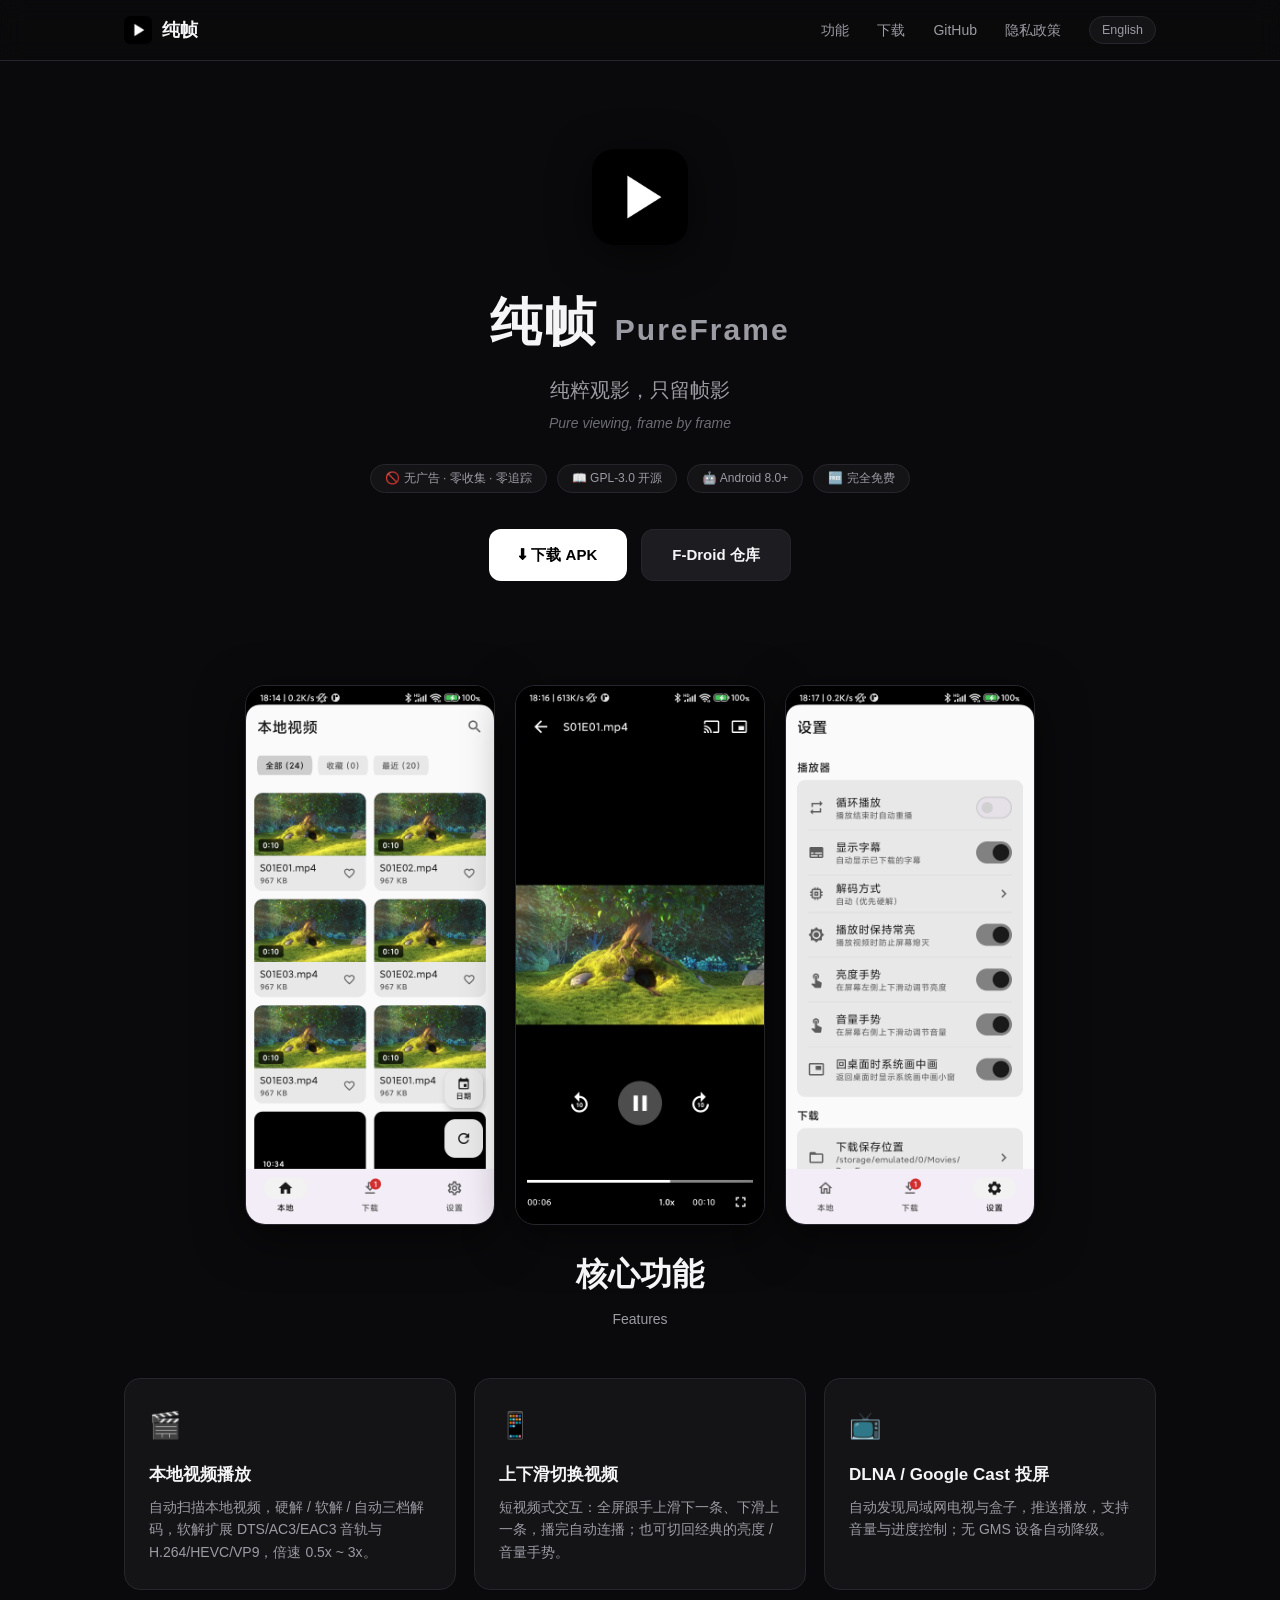
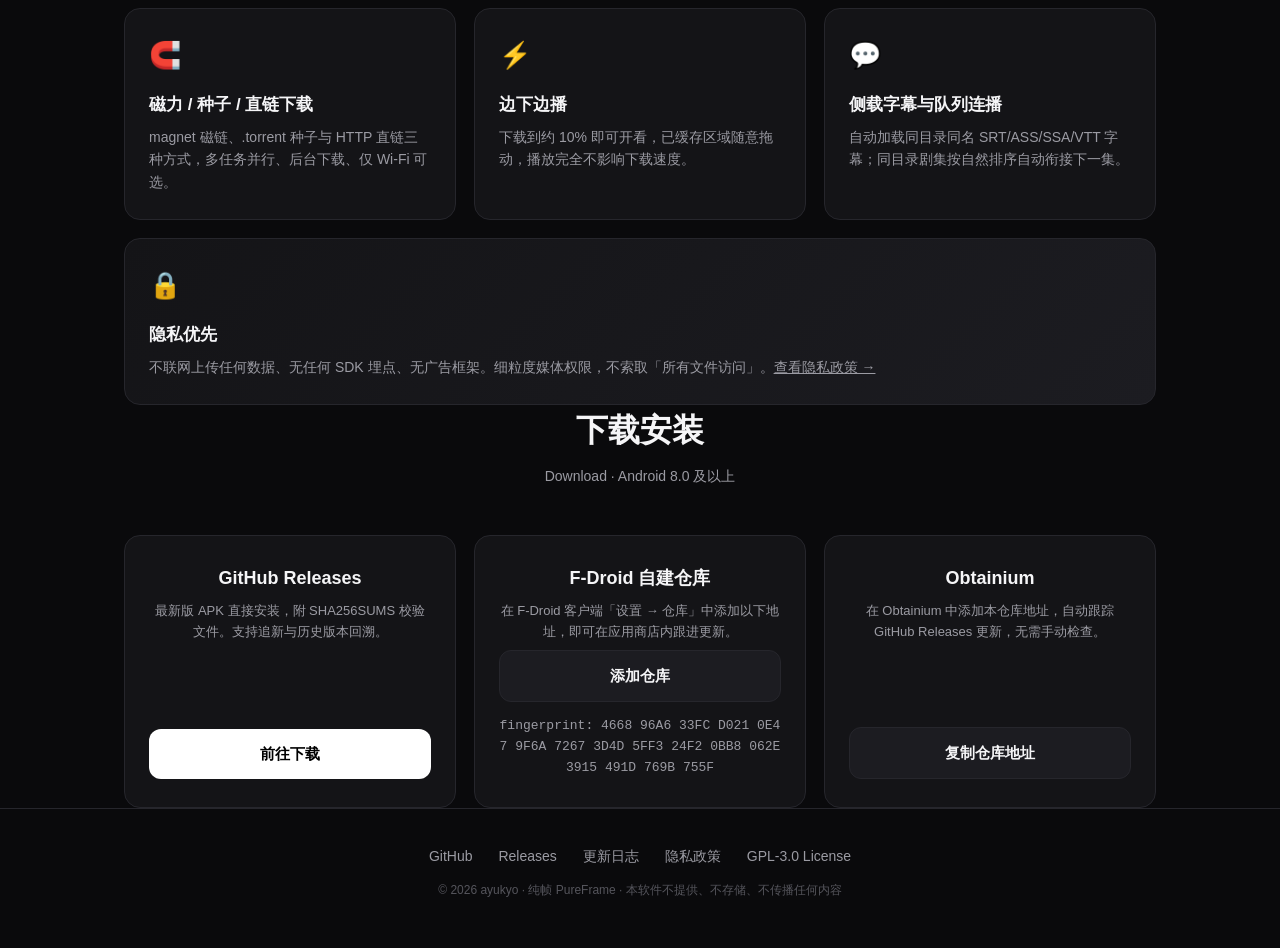
<file: index.html>
<!DOCTYPE html>
<html lang="zh-CN">
<head>
<meta charset="UTF-8">
<meta name="viewport" content="width=device-width, initial-scale=1.0">
<title>纯帧 PureFrame — 纯粹观影，只留帧影</title>
<meta name="description" content="纯帧 PureFrame：无广告、极简的 Android 本地视频播放器。FFmpeg 软解、磁力/直链下载、边下边播、DLNA 与 Google Cast 投屏、抖音式滑动连播。免费开源，零收集零追踪。">
<link rel="canonical" href="https://ayukyo.github.io/pureframe/">
<link rel="alternate" hreflang="zh-CN" href="https://ayukyo.github.io/pureframe/">
<link rel="alternate" hreflang="en" href="https://ayukyo.github.io/pureframe/en/">
<link rel="alternate" hreflang="x-default" href="https://ayukyo.github.io/pureframe/">
<meta property="og:title" content="纯帧 PureFrame — 纯粹观影，只留帧影">
<meta property="og:description" content="无广告、极简的 Android 本地视频播放器 · 免费开源">
<meta property="og:image" content="screenshots/player.png">
<meta property="og:locale" content="zh-CN">
<meta property="og:locale:alternate" content="en_US">
<link rel="stylesheet" href="style.css">
<script src="locale.js"></script>
</head>
<body>

<nav>
  <div class="container nav-inner">
    <div class="brand"><img src="icon.png" alt="">纯帧</div>
    <div class="nav-links">
      <a href="#features">功能</a>
      <a href="#download">下载</a>
      <a href="https://github.com/ayukyo/pureframe">GitHub</a>
      <a href="privacy-policy.html">隐私政策</a>
      <a class="lang-switch" href="en/?lang=en" lang="en">English</a>
    </div>
  </div>
</nav>

<header class="hero container">
  <img class="logo" src="icon.png" alt="PureFrame">
  <h1>纯帧 <span style="color:var(--text-dim);font-size:30px;">PureFrame</span></h1>
  <p class="slogan">纯粹观影，只留帧影</p>
  <p class="slogan-en">Pure viewing, frame by frame</p>
  <div class="badges">
    <span class="badge">🚫 无广告 · 零收集 · 零追踪</span>
    <span class="badge">📖 GPL-3.0 开源</span>
    <span class="badge">🤖 Android 8.0+</span>
    <span class="badge">🆓 完全免费</span>
  </div>
  <div class="cta">
    <a class="btn btn-primary" href="https://github.com/ayukyo/pureframe/releases/latest">⬇ 下载 APK</a>
    <a class="btn btn-secondary" href="#download">F-Droid 仓库</a>
  </div>
</header>

<section class="shots container">
  <div class="shots-row">
    <div class="shot"><img src="screenshots/library.png" alt="媒体库" loading="lazy"></div>
    <div class="shot"><img src="screenshots/player.png" alt="播放器" loading="lazy"></div>
    <div class="shot"><img src="screenshots/settings.png" alt="设置" loading="lazy"></div>
  </div>
</section>

<section id="features" class="container">
  <h2 class="sec-title">核心功能</h2>
  <p class="sec-sub">Features</p>
  <div class="grid">
    <div class="card">
      <span class="emoji">🎬</span>
      <h3>本地视频播放</h3>
      <p>自动扫描本地视频，硬解 / 软解 / 自动三档解码，软解扩展 DTS/AC3/EAC3 音轨与 H.264/HEVC/VP9，倍速 0.5x ~ 3x。</p>
    </div>
    <div class="card">
      <span class="emoji">📱</span>
      <h3>上下滑切换视频</h3>
      <p>短视频式交互：全屏跟手上滑下一条、下滑上一条，播完自动连播；也可切回经典的亮度 / 音量手势。</p>
    </div>
    <div class="card">
      <span class="emoji">📺</span>
      <h3>DLNA / Google Cast 投屏</h3>
      <p>自动发现局域网电视与盒子，推送播放，支持音量与进度控制；无 GMS 设备自动降级。</p>
    </div>
    <div class="card">
      <span class="emoji">🧲</span>
      <h3>磁力 / 种子 / 直链下载</h3>
      <p>magnet 磁链、.torrent 种子与 HTTP 直链三种方式，多任务并行、后台下载、仅 Wi-Fi 可选。</p>
    </div>
    <div class="card">
      <span class="emoji">⚡</span>
      <h3>边下边播</h3>
      <p>下载到约 10% 即可开看，已缓存区域随意拖动，播放完全不影响下载速度。</p>
    </div>
    <div class="card">
      <span class="emoji">💬</span>
      <h3>侧载字幕与队列连播</h3>
      <p>自动加载同目录同名 SRT/ASS/SSA/VTT 字幕；同目录剧集按自然排序自动衔接下一集。</p>
    </div>
    <div class="card wide">
      <span class="emoji">🔒</span>
      <h3>隐私优先</h3>
      <p>不联网上传任何数据、无任何 SDK 埋点、无广告框架。细粒度媒体权限，不索取「所有文件访问」。<a href="privacy-policy.html" style="text-decoration:underline;color:var(--text-dim);">查看隐私政策 →</a></p>
    </div>
  </div>
</section>

<section id="download" class="container">
  <h2 class="sec-title">下载安装</h2>
  <p class="sec-sub">Download · Android 8.0 及以上</p>
  <div class="dl-grid">
    <div class="dl-card">
      <h3>GitHub Releases</h3>
      <p>最新版 APK 直接安装，附 SHA256SUMS 校验文件。支持追新与历史版本回溯。</p>
      <a class="btn btn-primary" href="https://github.com/ayukyo/pureframe/releases/latest">前往下载</a>
    </div>
    <div class="dl-card">
      <h3>F-Droid 自建仓库</h3>
      <p>在 F-Droid 客户端「设置 → 仓库」中添加以下地址，即可在应用商店内跟进更新。</p>
      <a class="btn btn-secondary" href="https://ayukyo.github.io/pureframe/repo?fingerprint=466896A633FCD0210E479F6A72673D4D5FF324F20BB8062E3915491D769B755F">添加仓库</a>
      <p class="fp">fingerprint: 4668 96A6 33FC D021 0E47 9F6A 7267 3D4D 5FF3 24F2 0BB8 062E 3915 491D 769B 755F</p>
    </div>
    <div class="dl-card">
      <h3>Obtainium</h3>
      <p>在 Obtainium 中添加本仓库地址，自动跟踪 GitHub Releases 更新，无需手动检查。</p>
      <a class="btn btn-secondary" href="https://github.com/ayukyo/pureframe">复制仓库地址</a>
    </div>
  </div>
</section>

<footer>
  <div class="container">
    <div class="links">
      <a href="https://github.com/ayukyo/pureframe">GitHub</a>
      <a href="https://github.com/ayukyo/pureframe/releases/latest">Releases</a>
      <a href="https://github.com/ayukyo/pureframe/blob/main/CHANGELOG.md">更新日志</a>
      <a href="privacy-policy.html">隐私政策</a>
      <a href="https://github.com/ayukyo/pureframe/blob/main/LICENSE">GPL-3.0 License</a>
    </div>
    <p class="fine">© 2026 ayukyo · 纯帧 PureFrame · 本软件不提供、不存储、不传播任何内容</p>
  </div>
</footer>

</body>
</html>
</file>
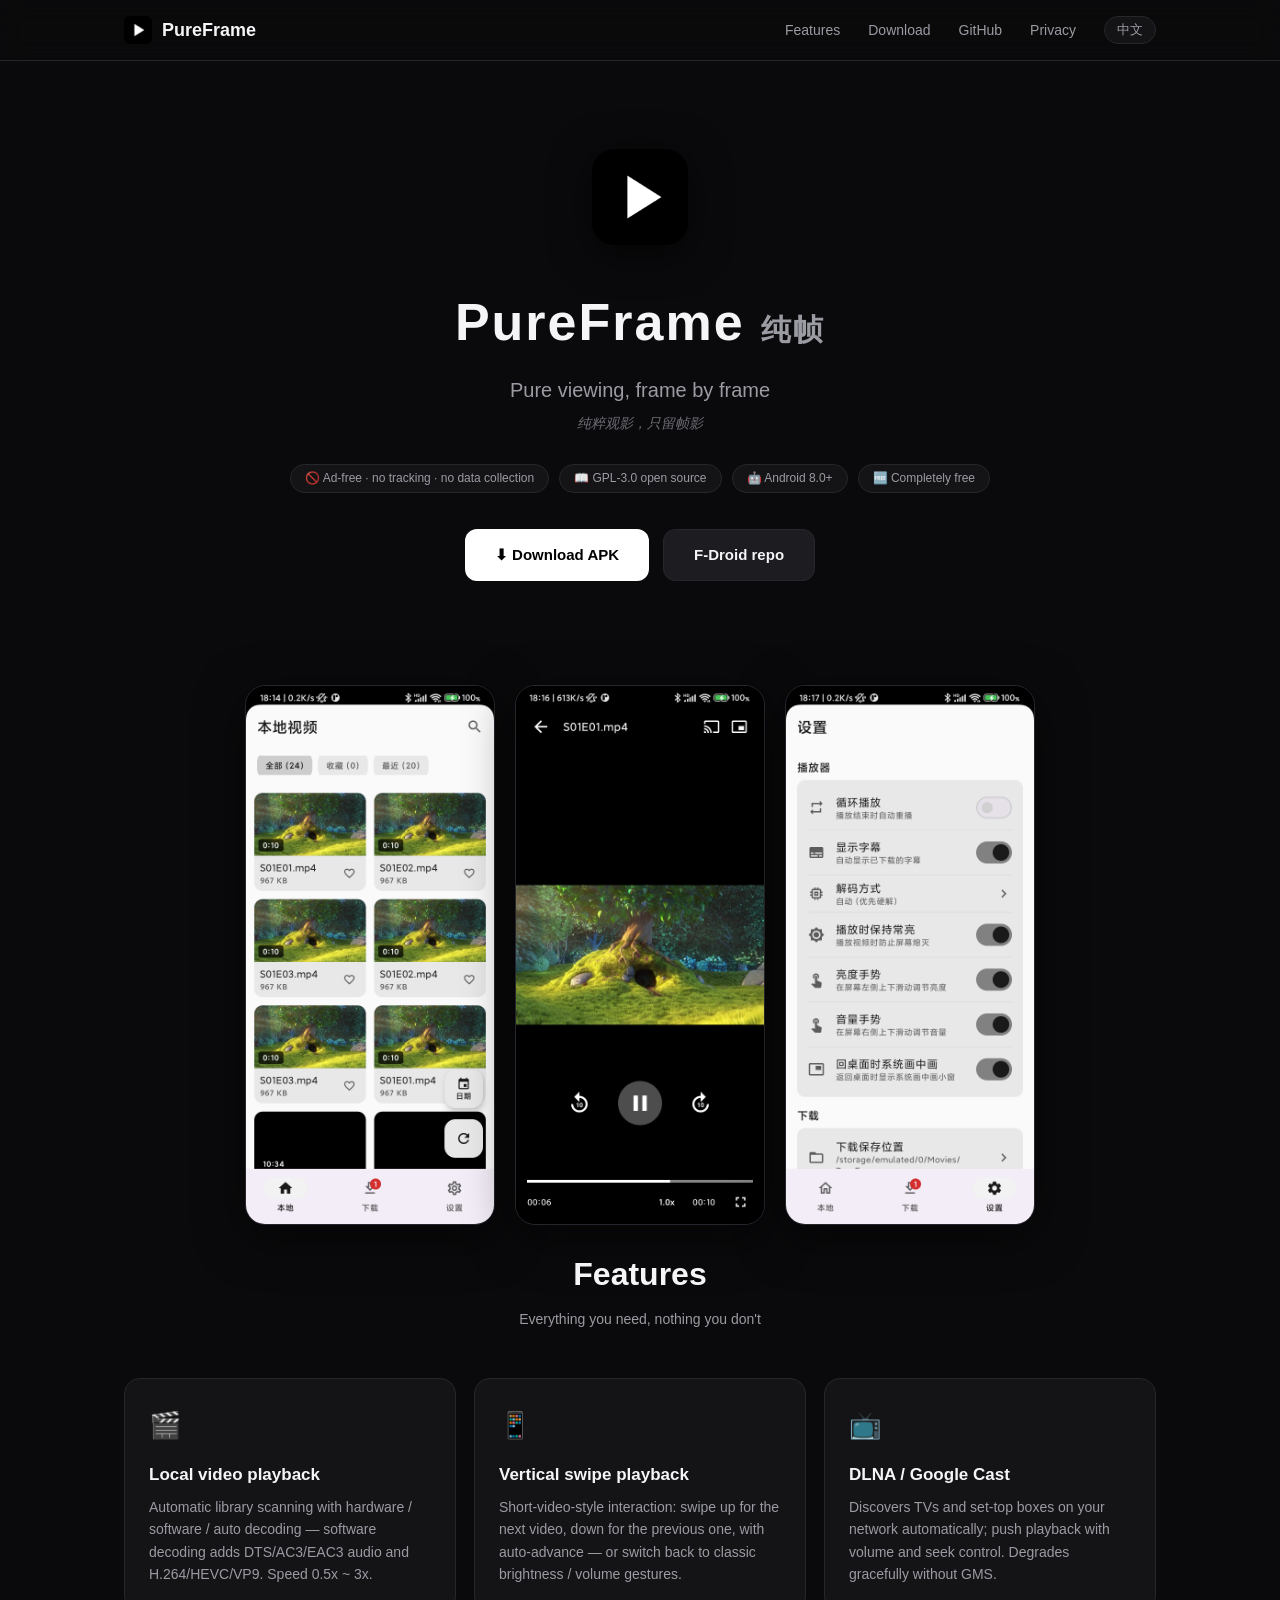
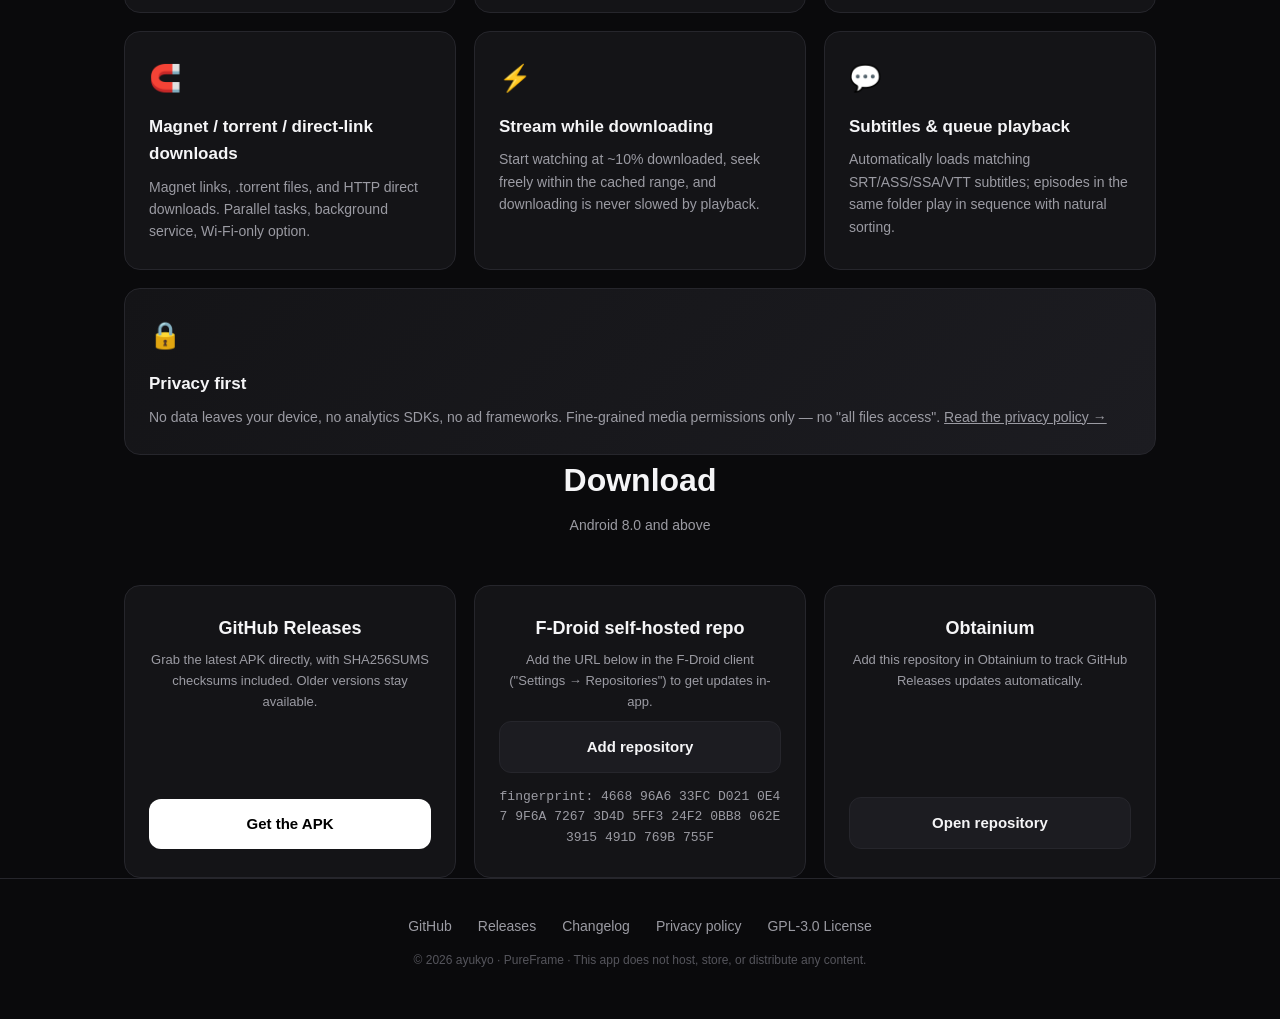
<file: en/index.html>
<!DOCTYPE html>
<html lang="en">
<head>
<meta charset="UTF-8">
<meta name="viewport" content="width=device-width, initial-scale=1.0">
<title>PureFrame — Pure viewing, frame by frame</title>
<meta name="description" content="PureFrame: a clean, ad-free Android local video player. FFmpeg software decoding, magnet/torrent/direct-link downloads, stream-while-downloading, DLNA & Google Cast casting, short-video-style swipe playback. Free and open source.">
<link rel="canonical" href="https://ayukyo.github.io/pureframe/en/">
<link rel="alternate" hreflang="zh-CN" href="https://ayukyo.github.io/pureframe/">
<link rel="alternate" hreflang="en" href="https://ayukyo.github.io/pureframe/en/">
<link rel="alternate" hreflang="x-default" href="https://ayukyo.github.io/pureframe/">
<meta property="og:title" content="PureFrame — Pure viewing, frame by frame">
<meta property="og:description" content="A clean, ad-free Android local video player · free and open source">
<meta property="og:image" content="../screenshots/player.png">
<meta property="og:locale" content="en_US">
<meta property="og:locale:alternate" content="zh_CN">
<link rel="stylesheet" href="../style.css">
<script src="../locale.js"></script>
</head>
<body>

<nav>
  <div class="container nav-inner">
    <div class="brand"><img src="../icon.png" alt="">PureFrame</div>
    <div class="nav-links">
      <a href="#features">Features</a>
      <a href="#download">Download</a>
      <a href="https://github.com/ayukyo/pureframe">GitHub</a>
      <a href="../privacy-policy.html">Privacy</a>
      <a class="lang-switch" href="../?lang=zh-CN" lang="zh-CN">中文</a>
    </div>
  </div>
</nav>

<header class="hero container">
  <img class="logo" src="../icon.png" alt="PureFrame">
  <h1>PureFrame <span style="color:var(--text-dim);font-size:30px;">纯帧</span></h1>
  <p class="slogan">Pure viewing, frame by frame</p>
  <p class="slogan-en">纯粹观影，只留帧影</p>
  <div class="badges">
    <span class="badge">🚫 Ad-free · no tracking · no data collection</span>
    <span class="badge">📖 GPL-3.0 open source</span>
    <span class="badge">🤖 Android 8.0+</span>
    <span class="badge">🆓 Completely free</span>
  </div>
  <div class="cta">
    <a class="btn btn-primary" href="https://github.com/ayukyo/pureframe/releases/latest">⬇ Download APK</a>
    <a class="btn btn-secondary" href="#download">F-Droid repo</a>
  </div>
</header>

<section class="shots container">
  <div class="shots-row">
    <div class="shot"><img src="../screenshots/library.png" alt="Library" loading="lazy"></div>
    <div class="shot"><img src="../screenshots/player.png" alt="Player" loading="lazy"></div>
    <div class="shot"><img src="../screenshots/settings.png" alt="Settings" loading="lazy"></div>
  </div>
</section>

<section id="features" class="container">
  <h2 class="sec-title">Features</h2>
  <p class="sec-sub">Everything you need, nothing you don't</p>
  <div class="grid">
    <div class="card">
      <span class="emoji">🎬</span>
      <h3>Local video playback</h3>
      <p>Automatic library scanning with hardware / software / auto decoding — software decoding adds DTS/AC3/EAC3 audio and H.264/HEVC/VP9. Speed 0.5x ~ 3x.</p>
    </div>
    <div class="card">
      <span class="emoji">📱</span>
      <h3>Vertical swipe playback</h3>
      <p>Short-video-style interaction: swipe up for the next video, down for the previous one, with auto-advance — or switch back to classic brightness / volume gestures.</p>
    </div>
    <div class="card">
      <span class="emoji">📺</span>
      <h3>DLNA / Google Cast</h3>
      <p>Discovers TVs and set-top boxes on your network automatically; push playback with volume and seek control. Degrades gracefully without GMS.</p>
    </div>
    <div class="card">
      <span class="emoji">🧲</span>
      <h3>Magnet / torrent / direct-link downloads</h3>
      <p>Magnet links, .torrent files, and HTTP direct downloads. Parallel tasks, background service, Wi-Fi-only option.</p>
    </div>
    <div class="card">
      <span class="emoji">⚡</span>
      <h3>Stream while downloading</h3>
      <p>Start watching at ~10% downloaded, seek freely within the cached range, and downloading is never slowed by playback.</p>
    </div>
    <div class="card">
      <span class="emoji">💬</span>
      <h3>Subtitles & queue playback</h3>
      <p>Automatically loads matching SRT/ASS/SSA/VTT subtitles; episodes in the same folder play in sequence with natural sorting.</p>
    </div>
    <div class="card wide">
      <span class="emoji">🔒</span>
      <h3>Privacy first</h3>
      <p>No data leaves your device, no analytics SDKs, no ad frameworks. Fine-grained media permissions only — no "all files access". <a href="../privacy-policy.html" style="text-decoration:underline;color:var(--text-dim);">Read the privacy policy →</a></p>
    </div>
  </div>
</section>

<section id="download" class="container">
  <h2 class="sec-title">Download</h2>
  <p class="sec-sub">Android 8.0 and above</p>
  <div class="dl-grid">
    <div class="dl-card">
      <h3>GitHub Releases</h3>
      <p>Grab the latest APK directly, with SHA256SUMS checksums included. Older versions stay available.</p>
      <a class="btn btn-primary" href="https://github.com/ayukyo/pureframe/releases/latest">Get the APK</a>
    </div>
    <div class="dl-card">
      <h3>F-Droid self-hosted repo</h3>
      <p>Add the URL below in the F-Droid client ("Settings → Repositories") to get updates in-app.</p>
      <a class="btn btn-secondary" href="https://ayukyo.github.io/pureframe/repo?fingerprint=466896A633FCD0210E479F6A72673D4D5FF324F20BB8062E3915491D769B755F">Add repository</a>
      <p class="fp">fingerprint: 4668 96A6 33FC D021 0E47 9F6A 7267 3D4D 5FF3 24F2 0BB8 062E 3915 491D 769B 755F</p>
    </div>
    <div class="dl-card">
      <h3>Obtainium</h3>
      <p>Add this repository in Obtainium to track GitHub Releases updates automatically.</p>
      <a class="btn btn-secondary" href="https://github.com/ayukyo/pureframe">Open repository</a>
    </div>
  </div>
</section>

<footer>
  <div class="container">
    <div class="links">
      <a href="https://github.com/ayukyo/pureframe">GitHub</a>
      <a href="https://github.com/ayukyo/pureframe/releases/latest">Releases</a>
      <a href="https://github.com/ayukyo/pureframe/blob/main/CHANGELOG.md">Changelog</a>
      <a href="../privacy-policy.html">Privacy policy</a>
      <a href="https://github.com/ayukyo/pureframe/blob/main/LICENSE">GPL-3.0 License</a>
    </div>
    <p class="fine">© 2026 ayukyo · PureFrame · This app does not host, store, or distribute any content.</p>
  </div>
</footer>

</body>
</html>
</file>
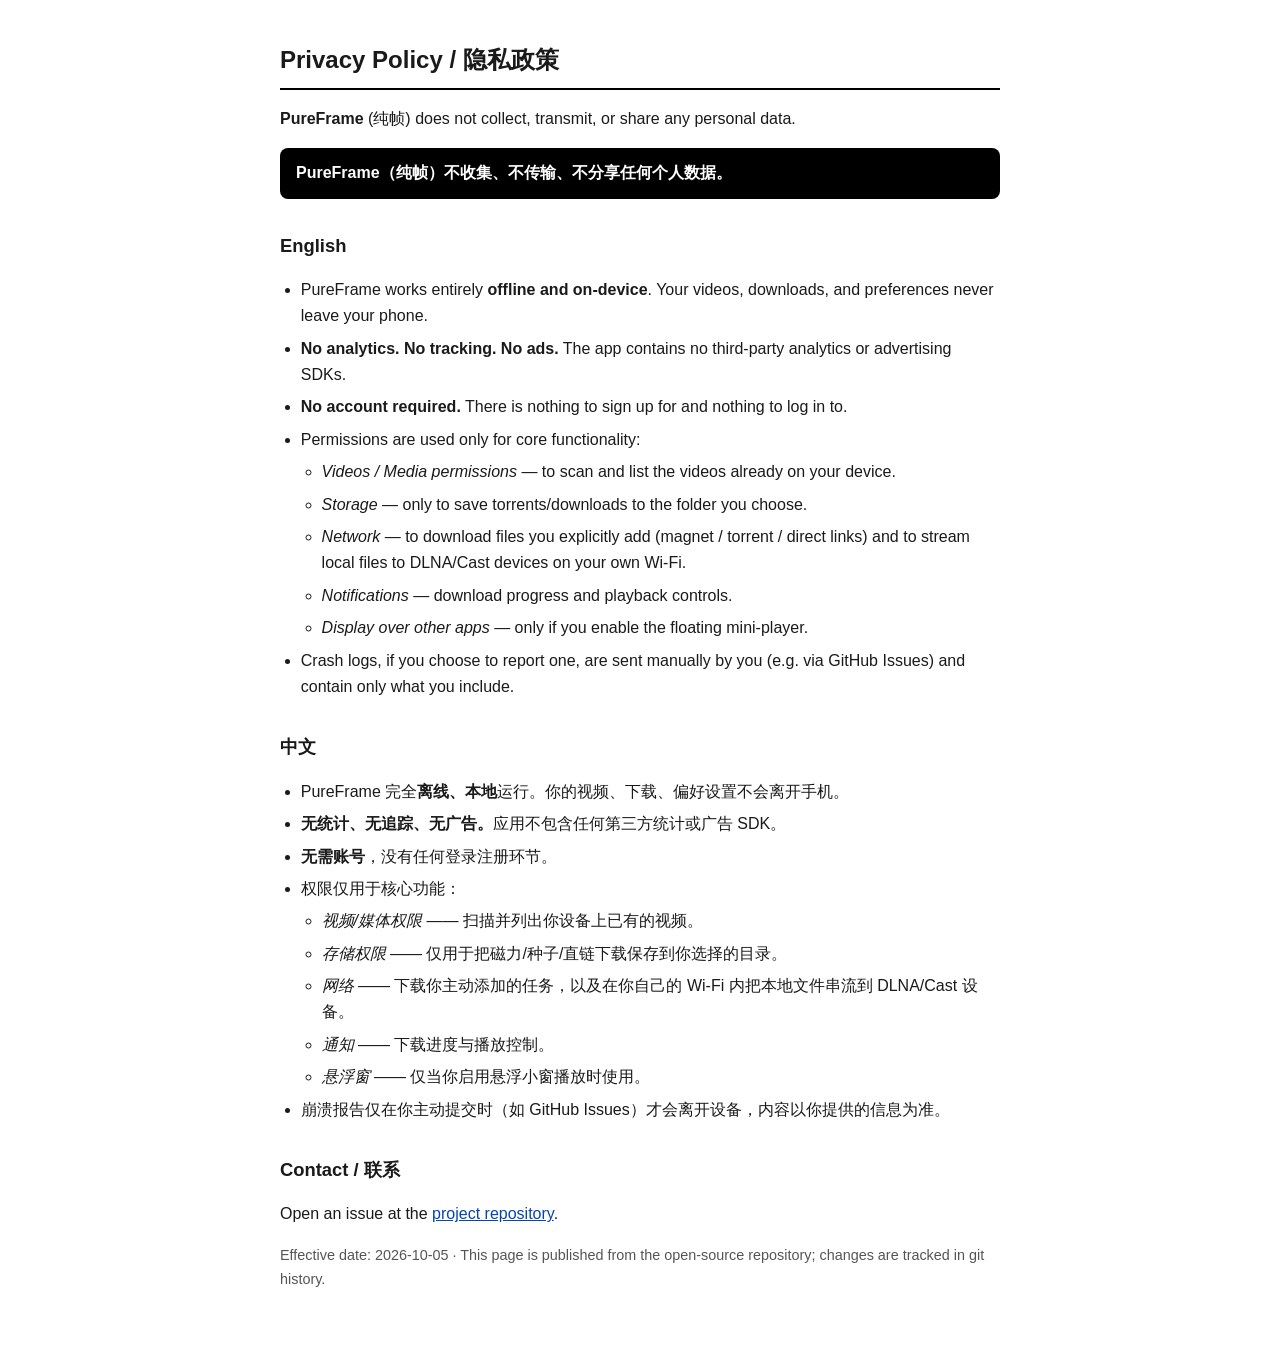
<file: privacy-policy.html>
<!DOCTYPE html>
<html lang="zh-CN">
<head>
<meta charset="utf-8">
<meta name="viewport" content="width=device-width, initial-scale=1">
<title>PureFrame Privacy Policy / 隐私政策</title>
<style>
  body { font-family: -apple-system, "Segoe UI", Roboto, "Noto Sans SC", sans-serif;
         max-width: 720px; margin: 0 auto; padding: 24px 20px 48px;
         color: #1a1a1a; background: #fff; line-height: 1.65; }
  h1 { font-size: 1.5rem; border-bottom: 2px solid #000; padding-bottom: 8px; }
  h2 { font-size: 1.15rem; margin-top: 2rem; }
  .banner { background: #000; color: #fff; padding: 12px 16px; border-radius: 8px;
            font-weight: 600; margin: 16px 0; }
  ul { padding-left: 1.3rem; }
  li { margin: 6px 0; }
  .muted { color: #555; font-size: 0.9rem; }
  a { color: #0645ad; }
</style>
</head>
<body>
<h1>Privacy Policy / 隐私政策</h1>
<p><strong>PureFrame</strong> (纯帧) does not collect, transmit, or share any personal data.</p>
<p class="banner">PureFrame（纯帧）不收集、不传输、不分享任何个人数据。</p>

<h2>English</h2>
<ul>
  <li>PureFrame works entirely <strong>offline and on-device</strong>. Your videos, downloads, and preferences never leave your phone.</li>
  <li><strong>No analytics. No tracking. No ads.</strong> The app contains no third-party analytics or advertising SDKs.</li>
  <li><strong>No account required.</strong> There is nothing to sign up for and nothing to log in to.</li>
  <li>Permissions are used only for core functionality:
    <ul>
      <li><em>Videos / Media permissions</em> — to scan and list the videos already on your device.</li>
      <li><em>Storage</em> — only to save torrents/downloads to the folder you choose.</li>
      <li><em>Network</em> — to download files you explicitly add (magnet / torrent / direct links) and to stream local files to DLNA/Cast devices on your own Wi-Fi.</li>
      <li><em>Notifications</em> — download progress and playback controls.</li>
      <li><em>Display over other apps</em> — only if you enable the floating mini-player.</li>
    </ul>
  </li>
  <li>Crash logs, if you choose to report one, are sent manually by you (e.g. via GitHub Issues) and contain only what you include.</li>
</ul>

<h2>中文</h2>
<ul>
  <li>PureFrame 完全<strong>离线、本地</strong>运行。你的视频、下载、偏好设置不会离开手机。</li>
  <li><strong>无统计、无追踪、无广告。</strong>应用不包含任何第三方统计或广告 SDK。</li>
  <li><strong>无需账号</strong>，没有任何登录注册环节。</li>
  <li>权限仅用于核心功能：
    <ul>
      <li><em>视频/媒体权限</em> —— 扫描并列出你设备上已有的视频。</li>
      <li><em>存储权限</em> —— 仅用于把磁力/种子/直链下载保存到你选择的目录。</li>
      <li><em>网络</em> —— 下载你主动添加的任务，以及在你自己的 Wi-Fi 内把本地文件串流到 DLNA/Cast 设备。</li>
      <li><em>通知</em> —— 下载进度与播放控制。</li>
      <li><em>悬浮窗</em> —— 仅当你启用悬浮小窗播放时使用。</li>
    </ul>
  </li>
  <li>崩溃报告仅在你主动提交时（如 GitHub Issues）才会离开设备，内容以你提供的信息为准。</li>
</ul>

<h2>Contact / 联系</h2>
<p>Open an issue at the <a href="https://github.com/ayukyo/pureframe/issues">project repository</a>.</p>
<p class="muted">Effective date: 2026-10-05 · This page is published from the open-source repository; changes are tracked in git history.</p>
</body>
</html>
</file>
<file: style.css>
:root {
  --bg: #0a0a0c;
  --surface: #141417;
  --surface2: #1c1c21;
  --border: #26262c;
  --text: #f5f5f7;
  --text-dim: #9b9ba3;
  --accent: #ffffff;
  --radius: 16px;
}
* { margin: 0; padding: 0; box-sizing: border-box; }
html { scroll-behavior: smooth; }
body {
  background: var(--bg);
  color: var(--text);
  font-family: -apple-system, "PingFang SC", "Microsoft YaHei", "Segoe UI", Roboto, sans-serif;
  line-height: 1.6;
  -webkit-font-smoothing: antialiased;
}
a { color: inherit; text-decoration: none; }
.container { max-width: 1080px; margin: 0 auto; padding: 0 24px; }

/* ---- nav ---- */
nav {
  position: sticky; top: 0; z-index: 10;
  background: rgba(10,10,12,.8); backdrop-filter: blur(12px);
  border-bottom: 1px solid var(--border);
}
.nav-inner { display: flex; align-items: center; justify-content: space-between; height: 60px; }
.brand { display: flex; align-items: center; gap: 10px; font-weight: 700; font-size: 18px; }
.brand img { width: 28px; height: 28px; border-radius: 6px; }
.nav-links { display: flex; gap: 28px; font-size: 14px; color: var(--text-dim); align-items: center; }
.nav-links a:hover { color: var(--text); }
.lang-switch {
  border: 1px solid var(--border); border-radius: 999px;
  padding: 3px 12px; font-size: 12.5px;
  background: var(--surface);
}
.lang-switch:hover { color: var(--text) !important; border-color: var(--text-dim); }

/* ---- hero ---- */
.hero { padding: 88px 0 64px; text-align: center; }
.hero img.logo { width: 96px; height: 96px; border-radius: 22px; margin-bottom: 28px; box-shadow: 0 8px 40px rgba(0,0,0,.6); }
.hero h1 { font-size: 52px; letter-spacing: 2px; margin-bottom: 10px; }
.hero .slogan { font-size: 20px; color: var(--text-dim); margin-bottom: 6px; }
.hero .slogan-en { font-size: 14px; color: #6c6c74; font-style: italic; margin-bottom: 30px; }
.badges { display: flex; justify-content: center; gap: 10px; flex-wrap: wrap; margin-bottom: 36px; }
.badge {
  font-size: 12px; color: var(--text-dim);
  border: 1px solid var(--border); border-radius: 999px;
  padding: 4px 14px; background: var(--surface);
}
.cta { display: flex; justify-content: center; gap: 14px; flex-wrap: wrap; }
.btn {
  display: inline-flex; align-items: center; gap: 8px;
  padding: 13px 30px; border-radius: 12px; font-size: 15px; font-weight: 600;
  transition: transform .15s ease, opacity .15s ease;
}
.btn:hover { transform: translateY(-2px); }
.btn-primary { background: var(--accent); color: #000; }
.btn-secondary { background: var(--surface2); color: var(--text); border: 1px solid var(--border); }

/* ---- screenshots ---- */
.shots { padding: 40px 0 24px; }
.shots-row { display: flex; justify-content: center; gap: 20px; flex-wrap: wrap; }
.shot {
  width: 250px; border-radius: 20px; overflow: hidden;
  border: 1px solid var(--border);
  box-shadow: 0 12px 48px rgba(0,0,0,.55);
  transition: transform .2s ease;
}
.shot:hover { transform: translateY(-6px); }
.shot img { width: 100%; display: block; }

/* ---- features ---- */
section { padding: 72px 0; }
.sec-title { text-align: center; font-size: 32px; margin-bottom: 8px; }
.sec-sub { text-align: center; color: var(--text-dim); font-size: 14px; margin-bottom: 48px; }
.grid { display: grid; grid-template-columns: repeat(3, 1fr); gap: 18px; }
@media (max-width: 860px) { .grid { grid-template-columns: repeat(2, 1fr); } }
@media (max-width: 560px) { .grid { grid-template-columns: 1fr; } .hero h1 { font-size: 38px; } }
.card {
  background: var(--surface); border: 1px solid var(--border);
  border-radius: var(--radius); padding: 26px 24px;
}
.card .emoji { font-size: 26px; margin-bottom: 14px; display: block; }
.card h3 { font-size: 17px; margin-bottom: 8px; }
.card p { font-size: 14px; color: var(--text-dim); }
.card.wide { grid-column: span 3; background: linear-gradient(135deg, var(--surface) 0%, var(--surface2) 100%); }
@media (max-width: 860px) { .card.wide { grid-column: span 2; } }
@media (max-width: 560px) { .card.wide { grid-column: span 1; } }

/* ---- download ---- */
.dl-grid { display: grid; grid-template-columns: repeat(3, 1fr); gap: 18px; }
@media (max-width: 860px) { .dl-grid { grid-template-columns: 1fr; } }
.dl-card {
  background: var(--surface); border: 1px solid var(--border);
  border-radius: var(--radius); padding: 28px 24px; text-align: center;
  display: flex; flex-direction: column; gap: 8px;
}
.dl-card h3 { font-size: 18px; }
.dl-card p { font-size: 13px; color: var(--text-dim); flex: 1; }
.dl-card .btn { justify-content: center; }
.fp {
  font-family: ui-monospace, Consolas, monospace; font-size: 10.5px;
  color: #6c6c74; word-break: break-all; margin-top: 6px;
}

/* ---- footer ---- */
footer { border-top: 1px solid var(--border); padding: 36px 0 48px; text-align: center; }
footer .links { display: flex; justify-content: center; gap: 26px; font-size: 14px; color: var(--text-dim); margin-bottom: 14px; flex-wrap: wrap; }
footer .links a:hover { color: var(--text); }
footer .fine { font-size: 12px; color: #55555c; }
</file>
